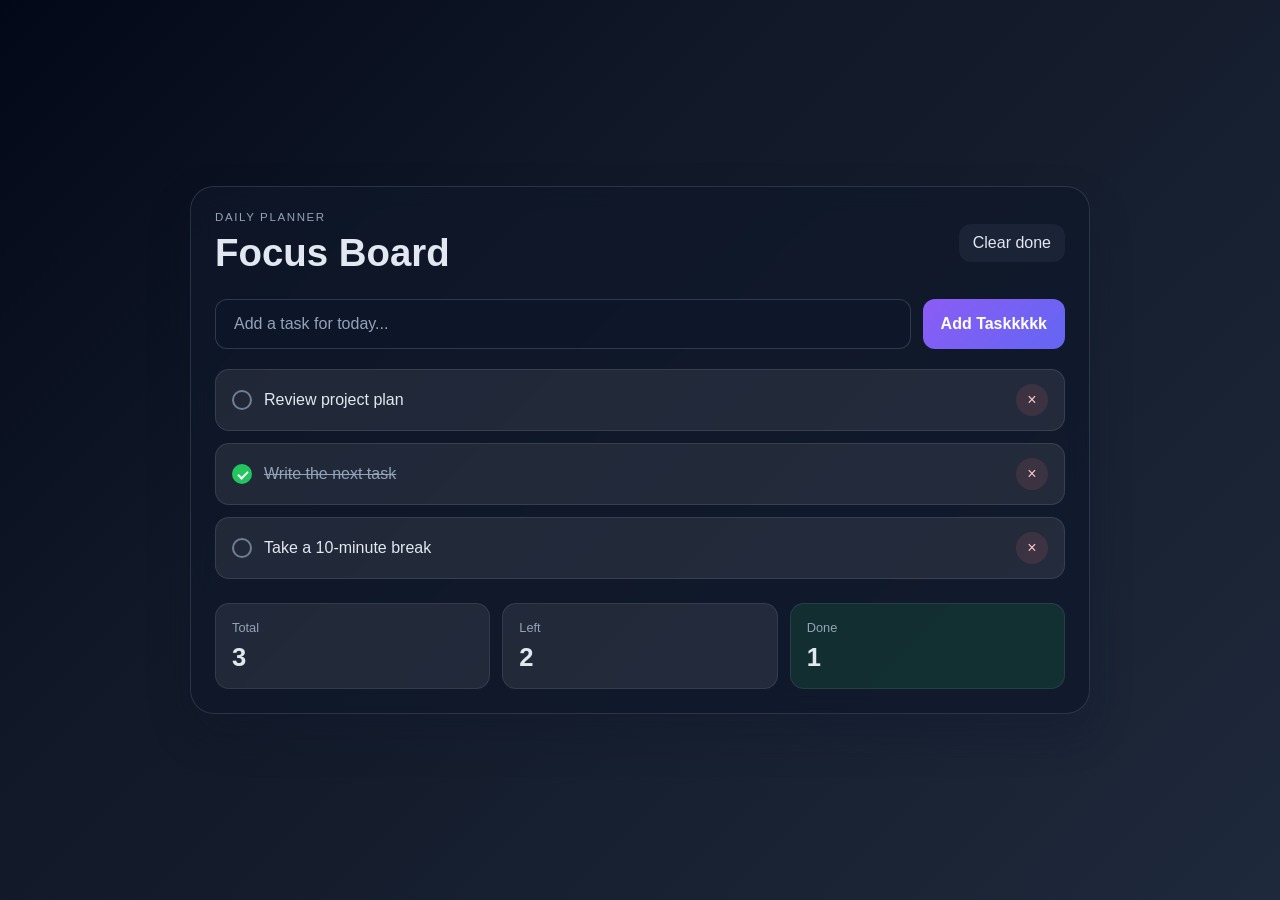
<file: index.html>
<!DOCTYPE html>
<html lang="en">
  <head>
    <meta charset="UTF-8" />
    <meta name="viewport" content="width=device-width, initial-scale=1.0" />
    <title>Mini Task Project</title>
    <link rel="stylesheet" href="style.css" />
  </head>
  <body>
    <main class="app-shell">
      <header class="topbar">
        <div>
          <p class="eyebrow">Daily Planner</p>
          <h1>Focus Board</h1>
        </div>
        <button id="clear-done" class="ghost-button" type="button">Clear done</button>
      </header>

      <section class="panel">
        <form id="task-form" class="task-form">
          <label class="sr-only" for="task-input">Add a task</label>
          <input
            id="task-input"
            name="task"
            type="text"
            placeholder="Add a task for today..."
            autocomplete="off"
            maxlength="90"
          />
          <button type="submit">Add Taskkkkk</button>
        </form>

        <ul id="task-list" class="task-list" aria-live="polite"></ul>
      </section>

      <aside class="stats" aria-label="Task summary">
        <div class="stat-card">
          <span class="label">Total</span>
          <strong id="total-count">0</strong>
        </div>
        <div class="stat-card">
          <span class="label">Left</span>
          <strong id="remaining-count">0</strong>
        </div>
        <div class="stat-card accent">
          <span class="label">Done</span>
          <strong id="done-count">0</strong>
        </div>
      </aside>
    </main>

    <script src="script.js"></script>
  </body>
</html>
</file>
<file: style.css>
:root {
  --bg: #0f172a;
  --panel: rgba(15, 23, 42, 0.75);
  --panel-strong: #111827;
  --card: #f8fafc;
  --card-2: #e2e8f0;
  --accent: #8b5cf6;
  --accent-2: #22c55e;
  --text: #e2e8f0;
  --muted: #94a3b8;
  --danger: #f87171;
  --shadow: rgba(16, 23, 42, 0.28);
}

* {
  box-sizing: border-box;
}

body {
  margin: 0;
  min-height: 100vh;
  display: grid;
  place-items: center;
  font-family: "Segoe UI", Tahoma, Geneva, Verdana, sans-serif;
  background: linear-gradient(135deg, #020817, #111827 35%, #1e293b);
  color: var(--text);
}

button,
input {
  font: inherit;
}

.app-shell {
  width: min(900px, calc(100vw - 32px));
  padding: 24px;
  border-radius: 24px;
  background: rgba(15, 23, 42, 0.7);
  border: 1px solid rgba(148, 163, 184, 0.2);
  box-shadow: 0 20px 40px var(--shadow);
  backdrop-filter: blur(12px);
}

.topbar {
  display: flex;
  align-items: center;
  justify-content: space-between;
  gap: 16px;
  margin-bottom: 24px;
}

.eyebrow {
  margin: 0;
  text-transform: uppercase;
  letter-spacing: 0.14em;
  color: var(--muted);
  font-size: 0.72rem;
}

h1 {
  margin: 8px 0 0;
  font-size: clamp(2rem, 3vw, 3rem);
}

.ghost-button,
.task-form button {
  border: none;
  border-radius: 12px;
  cursor: pointer;
  transition: transform 0.18s ease, opacity 0.18s ease;
}

.ghost-button {
  padding: 10px 14px;
  background: rgba(148, 163, 184, 0.08);
  color: var(--text);
}

.task-form {
  display: grid;
  grid-template-columns: 1fr auto;
  gap: 12px;
  margin-bottom: 20px;
}

.task-form input {
  width: 100%;
  padding: 15px 18px;
  border: 1px solid rgba(148, 163, 184, 0.25);
  border-radius: 12px;
  background: rgba(15, 23, 42, 0.65);
  color: var(--text);
}

.task-form input::placeholder {
  color: var(--muted);
}

.task-form button {
  padding: 15px 18px;
  background: linear-gradient(135deg, var(--accent), #6366f1);
  color: white;
  font-weight: 600;
}

.ghost-button:hover,
.task-form button:hover,
.task-item button:hover {
  transform: translateY(-1px);
}

.task-list {
  list-style: none;
  padding: 0;
  margin: 0;
  display: grid;
  gap: 12px;
}

.task-item {
  display: flex;
  align-items: center;
  justify-content: space-between;
  gap: 14px;
  background: rgba(248, 250, 252, 0.08);
  border: 1px solid rgba(148, 163, 184, 0.18);
  border-radius: 14px;
  padding: 14px 16px;
}

.task-main {
  display: flex;
  align-items: center;
  gap: 12px;
  flex: 1;
}

.task-toggle {
  width: 20px;
  height: 20px;
  border-radius: 50%;
  border: 2px solid rgba(148, 163, 184, 0.7);
  background: transparent;
  position: relative;
  cursor: pointer;
}

.task-item.done .task-toggle {
  background: var(--accent-2);
  border-color: var(--accent-2);
}

.task-item.done .task-toggle::after {
  content: "";
  position: absolute;
  width: 8px;
  height: 4px;
  border-left: 2px solid white;
  border-bottom: 2px solid white;
  transform: rotate(-45deg);
  left: 4px;
  top: 5px;
}

.task-text {
  flex: 1;
  color: var(--text);
}

.task-item.done .task-text {
  color: var(--muted);
  text-decoration: line-through;
}

.task-remove {
  border: none;
  background: rgba(248, 113, 113, 0.12);
  color: #fecaca;
  width: 32px;
  aspect-ratio: 1;
  border-radius: 50%;
  cursor: pointer;
}

.stats {
  display: grid;
  grid-template-columns: repeat(3, minmax(120px, 1fr));
  gap: 12px;
  margin-top: 24px;
}

.stat-card {
  background: rgba(248, 250, 252, 0.08);
  border: 1px solid rgba(148, 163, 184, 0.15);
  border-radius: 14px;
  padding: 16px;
}

.stat-card.accent {
  background: rgba(34, 197, 94, 0.12);
}

.label {
  display: block;
  color: var(--muted);
  font-size: 0.8rem;
  margin-bottom: 8px;
}

.stat-card strong {
  font-size: clamp(1.5rem, 2vw, 2rem);
}

.sr-only {
  position: absolute;
  width: 1px;
  height: 1px;
  padding: 0;
  margin: -1px;
  overflow: hidden;
  clip: rect(0, 0, 0, 0);
  white-space: nowrap;
  border: 0;
}

@media (max-width: 640px) {
  .app-shell {
    padding: 18px;
  }

  .topbar,
  .task-item,
  .task-form {
    grid-template-columns: 1fr;
    display: grid;
  }

  .task-form {
    grid-template-columns: 1fr;
  }

  .stats {
    grid-template-columns: 1fr;
  }
}
</file>
